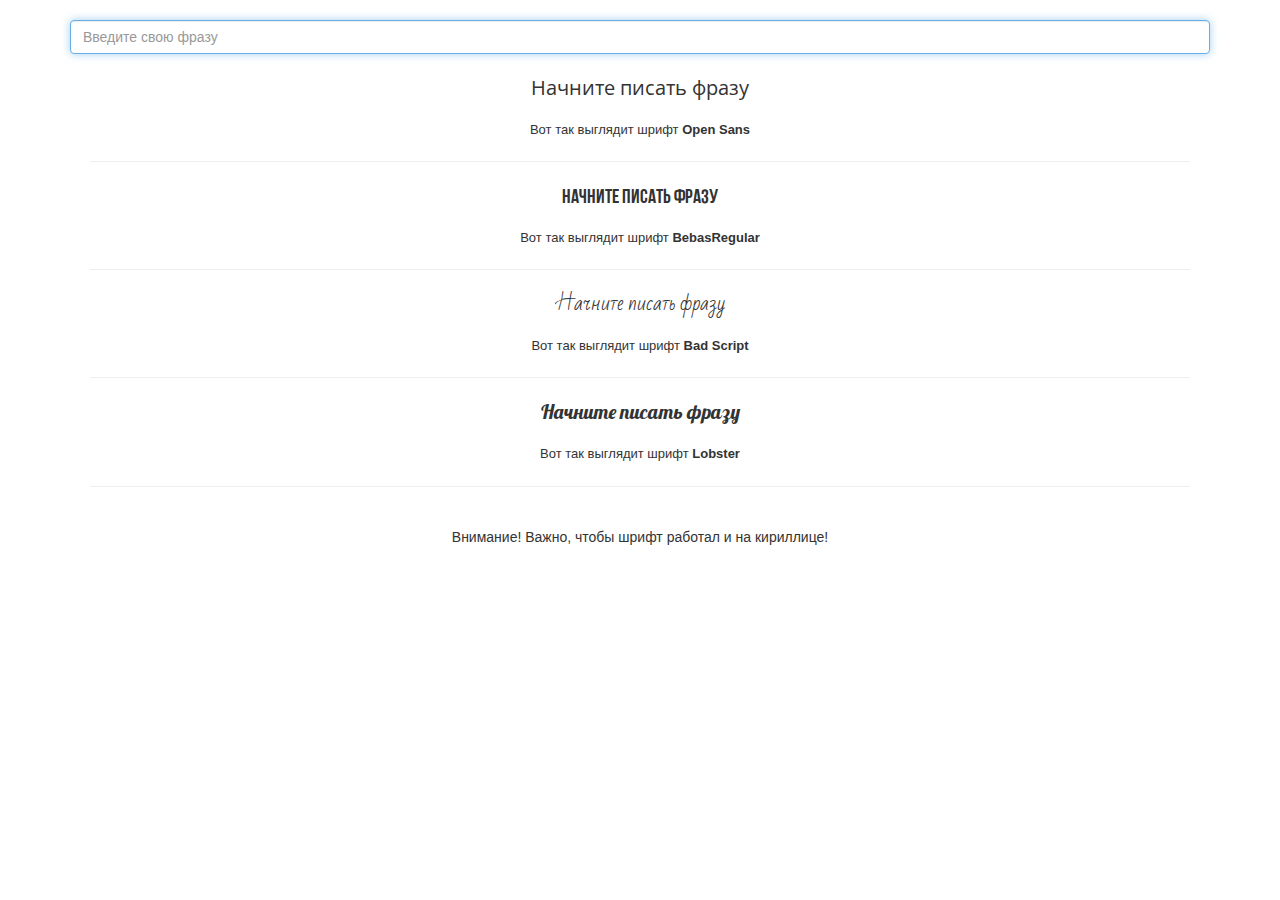
<file: fonts-viewer/index.html>
<!DOCTYPE html>
<html lang="ru">
  <head>
    <meta charset="utf-8" />
    <meta http-equiv="X-UA-Compatible" content="IE=edge" />
    <meta name="viewport" content="width=device-width, initial-scale=1" />
    <meta property="og:title" content="" />
    <meta property="og:description" content="" />
    <meta property="og:url" content="" />
    <meta property="og:image" content="img/preview.jpg" />

    <meta name="title" content="" />
    <meta name="description" content="" />
    <link rel="image_src" href="img/preview.jpg" />

    <!-- The above 3 meta tags *must* come first in the head; any other head content must come *after* these tags -->
    <title>Подбор шрифтов</title>
    <link rel="shortcut icon" type="image/x-icon" href="favicon.ico" />
    <link
      rel="icon"
      href="img/favicon/favicon-16.png"
      sizes="16x16"
      type="image/png"
    />
    <link
      rel="icon"
      href="img/favicon/favicon-32.png"
      sizes="32x32"
      type="image/png"
    />
    <link
      rel="icon"
      href="img/favicon/favicon-48.png"
      sizes="48x48"
      type="image/png"
    />
    <link
      rel="icon"
      href="img/favicon/favicon-62.png"
      sizes="62x62"
      type="image/png"
    />
    <link
      rel="icon"
      href="img/favicon/favicon-192.png"
      sizes="192x192"
      type="image/png"
    />
    <!-- Add fonts -->
    <link rel="stylesheet" href="css/font.css" />
    <link rel="preconnect" href="https://fonts.googleapis.com" />
    <link rel="preconnect" href="https://fonts.gstatic.com" crossorigin />
    <link
      href="https://fonts.googleapis.com/css2?family=Bad+Script&family=Lobster&family=Open+Sans&display=swap"
      rel="stylesheet"
    />
    <!-- Bootstrap -->
    <link href="css/bootstrap.min.css" rel="stylesheet" />
    <link rel="stylesheet" href="css/style.css" />
    <!-- HTML5 shim and Respond.js for IE8 support of HTML5 elements and media queries -->
    <!-- WARNING: Respond.js doesn't work if you view the page via file:// -->
    <!--[if lt IE 9]>
      <script src="https://oss.maxcdn.com/html5shiv/3.7.3/html5shiv.min.js"></script>
      <script src="https://oss.maxcdn.com/respond/1.4.2/respond.min.js"></script>
    <![endif]-->
  </head>
  <body>
    <header>
      <div class="container">
        <div class="text-box">
          <input
            type="search"
            class="form-control"
            autofocus
            placeholder="Введите свою фразу"
          />
        </div>
        <div class="fonts">
          <p class="resault fonts-open-sans">Начните писать фразу</p>
          <small>Вот так выглядит шрифт <strong>Open Sans</strong></small>
          <hr />
          <p class="resault fonts-bebas">Начните писать фразу</p>
          <small>Вот так выглядит шрифт <strong>BebasRegular</strong></small>
          <hr />
          <p class="resault fonts-bad-script">Начните писать фразу</p>
          <small>Вот так выглядит шрифт <strong>Bad Script</strong></small>
          <hr />
          <p class="resault fonts-lobster">Начните писать фразу</p>
          <small>Вот так выглядит шрифт <strong>Lobster</strong></small>
          <hr />
        </div>
        <div class="text-center">
          Внимание! Важно, чтобы шрифт работал и на кириллице!
        </div>
      </div>
    </header>

    <!-- jQuery (necessary for Bootstrap's JavaScript plugins) -->
    <script src="https://ajax.googleapis.com/ajax/libs/jquery/1.12.4/jquery.min.js"></script>
    <!-- Include all compiled plugins (below), or include individual files as needed -->
    <script>
      $("input").keyup(function () {
        $("p.resault").text($("input").val());
      });
    </script>
  </body>
</html>
</file>
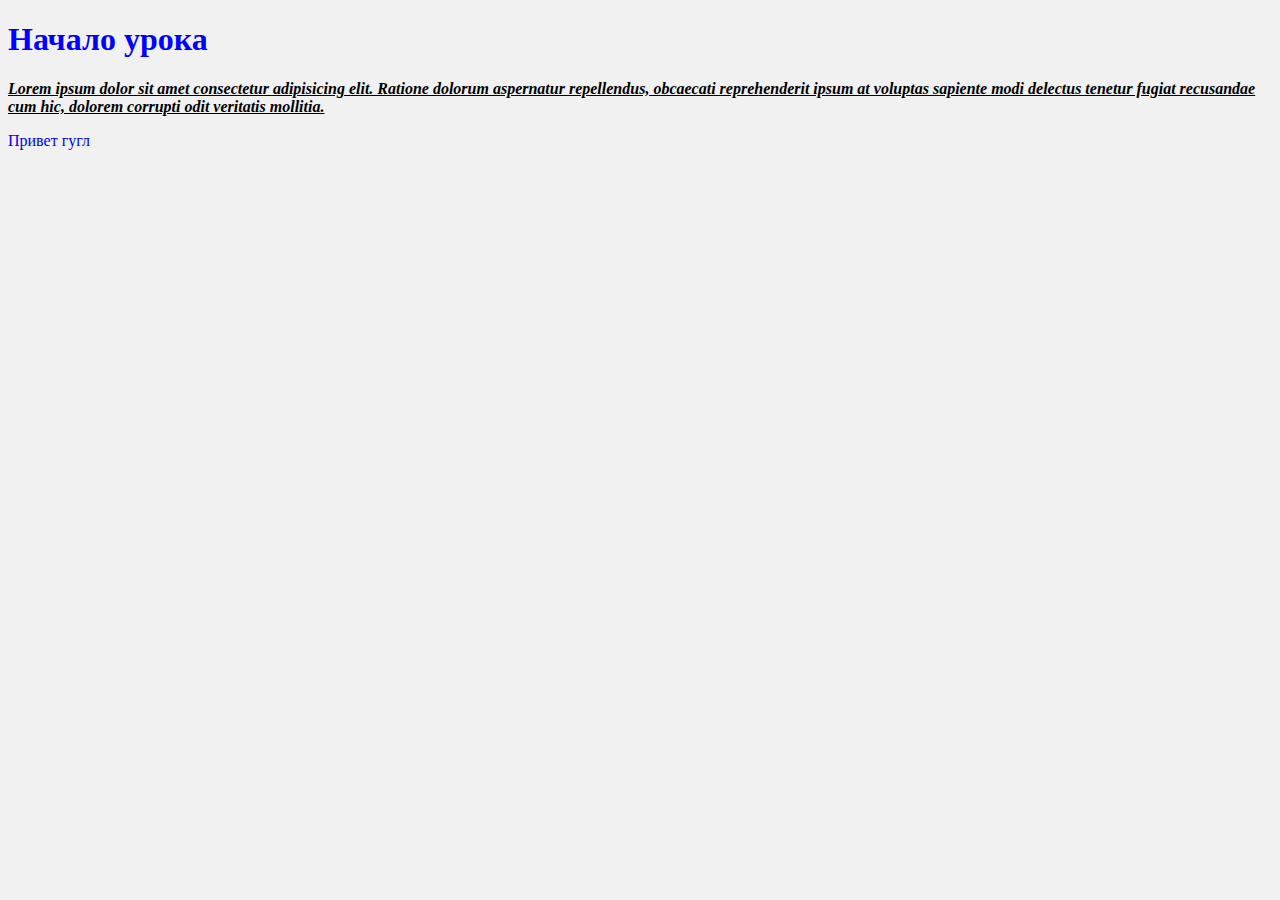
<file: lesson-1/index.html>
<!DOCTYPE html>
<html lang="ru">
  <head>
    <meta charset="UTF-8" />
    <meta http-equiv="X-UA-Compatible" content="IE=edge" />
    <meta name="viewport" content="width=device-width, initial-scale=1.0" />
    <link rel="stylesheet" href="css/style.css" />
    <title>Урок</title>
  </head>
  <body>
    <h1 class="title">Начало урока</h1>
    <p class="text">
      Lorem ipsum dolor sit amet consectetur adipisicing elit. Ratione dolorum
      aspernatur repellendus, obcaecati reprehenderit ipsum at voluptas sapiente
      modi delectus tenetur fugiat recusandae cum hic, dolorem corrupti odit
      veritatis mollitia.
    </p>
    <a href="#">Привет гугл</a>
  </body>
</html>
</file>
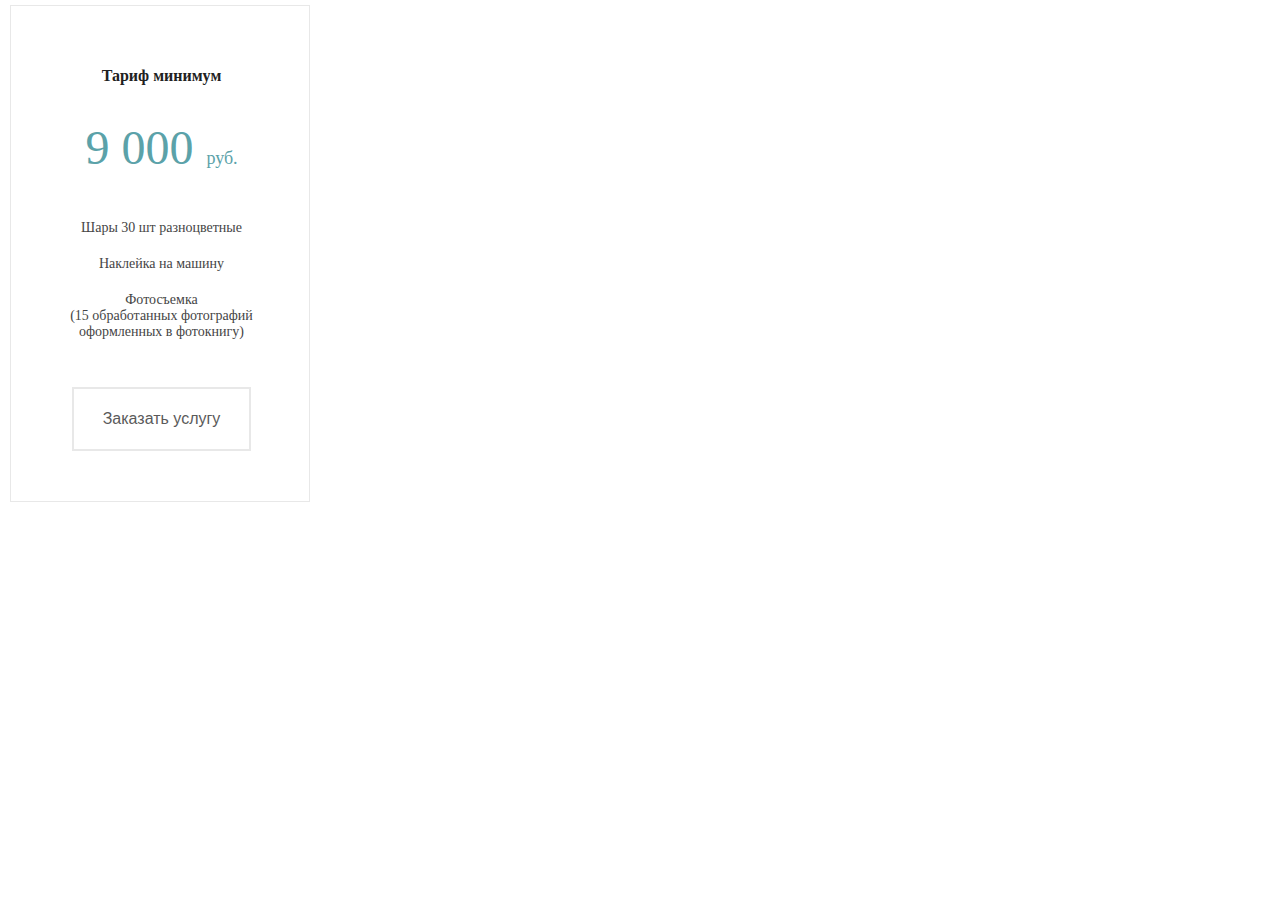
<file: lesson-2/index.html>
<!DOCTYPE html>
<html lang="ru">
  <head>
    <meta charset="UTF-8" />
    <meta http-equiv="X-UA-Compatible" content="IE=edge" />
    <meta name="viewport" content="width=device-width, initial-scale=1.0" />
    <link rel="stylesheet" href="css/style.css" />
    <title>Lesson</title>
  </head>
  <body>
    <div class="card">
      <div class="wrap">
        <h3 class="card-title">Тариф минимум</h3>
        <div class="card-cost"><span>9 000</span>руб.</div>
        <ul class="card-info">
          <li>Шары 30 шт разноцветные</li>
          <li>Наклейка на машину</li>
          <li>
            Фотосъемка<br />(15 обработанных фотографий оформленных в фотокнигу)
          </li>
        </ul>
        <button class="button">Заказать услугу</button>
      </div>
    </div>
  </body>
</html>
</file>
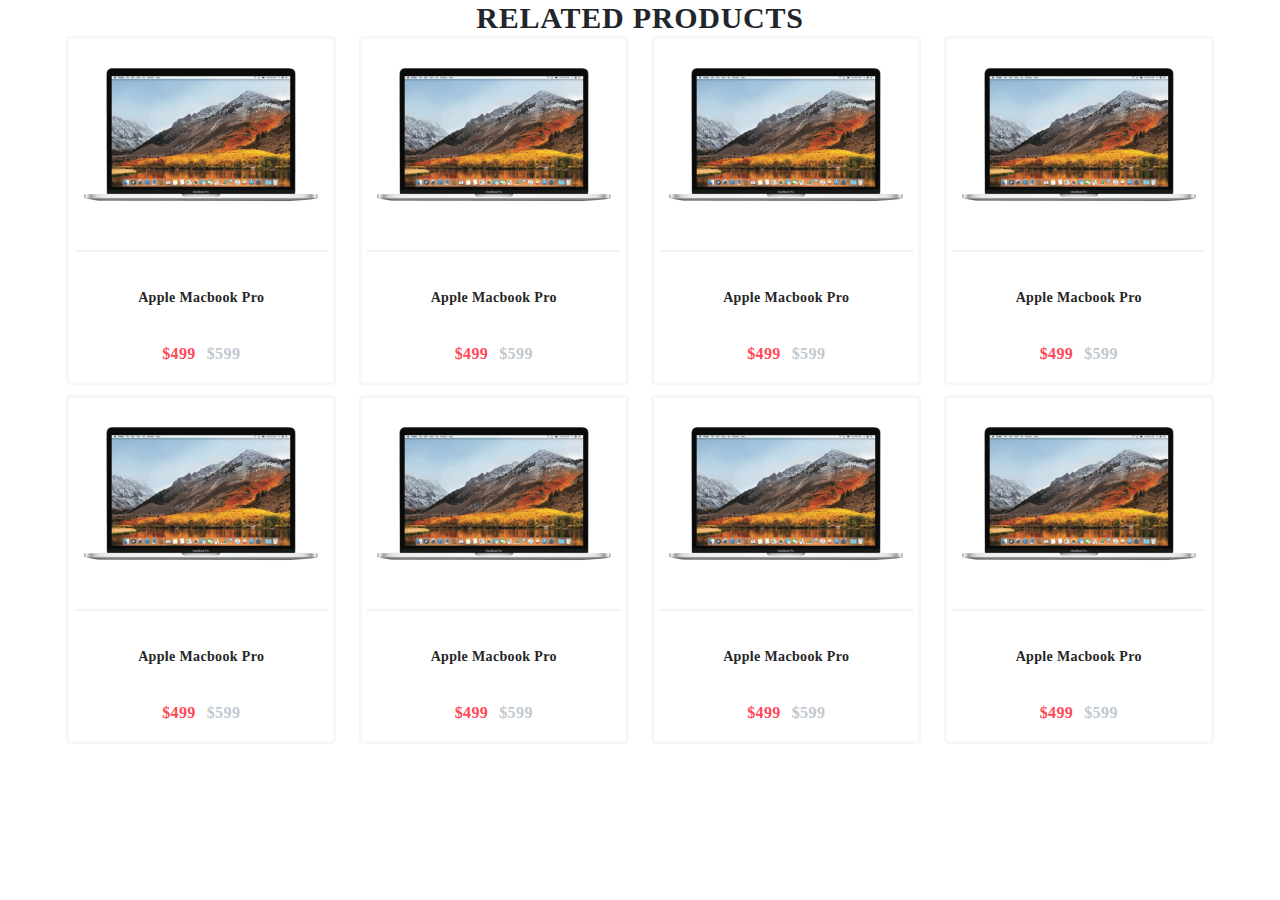
<file: lesson-3/index.html>
<!DOCTYPE html>
<html lang="ru">
  <head>
    <meta charset="UTF-8" />
    <meta http-equiv="X-UA-Compatible" content="IE=edge" />
    <meta name="viewport" content="width=device-width, initial-scale=1.0" />
    <link rel="stylesheet" href="css/style.css" />
    <title>Products</title>
  </head>
  <body>
    <div class="products">
      <h1 class="products-title">RELATED PRODUCTS</h1>
      <div class="wrap">
        <div class="card">
          <img src="./img/mac.png" alt="mac" />
          <hr />
          <h3 class="card-title">Apple Macbook Pro</h3>
          <div class="card-cost">
            <span class="card-current">$499</span
            ><span class="card-old">$599</span>
          </div>
        </div>
        <div class="card">
          <img src="./img/mac.png" alt="mac" />
          <hr />
          <h3 class="card-title">Apple Macbook Pro</h3>
          <div class="card-cost">
            <span class="card-current">$499</span
            ><span class="card-old">$599</span>
          </div>
        </div>
        <div class="card">
          <img src="./img/mac.png" alt="mac" />
          <hr />
          <h3 class="card-title">Apple Macbook Pro</h3>
          <div class="card-cost">
            <span class="card-current">$499</span
            ><span class="card-old">$599</span>
          </div>
        </div>
        <div class="card">
          <img src="./img/mac.png" alt="mac" />
          <hr />
          <h3 class="card-title">Apple Macbook Pro</h3>
          <div class="card-cost">
            <span class="card-current">$499</span
            ><span class="card-old">$599</span>
          </div>
        </div>
        <div class="card">
          <img src="./img/mac.png" alt="mac" />
          <hr />
          <h3 class="card-title">Apple Macbook Pro</h3>
          <div class="card-cost">
            <span class="card-current">$499</span
            ><span class="card-old">$599</span>
          </div>
        </div>
        <div class="card">
          <img src="./img/mac.png" alt="mac" />
          <hr />
          <h3 class="card-title">Apple Macbook Pro</h3>
          <div class="card-cost">
            <span class="card-current">$499</span
            ><span class="card-old">$599</span>
          </div>
        </div>
        <div class="card">
          <img src="./img/mac.png" alt="mac" />
          <hr />
          <h3 class="card-title">Apple Macbook Pro</h3>
          <div class="card-cost">
            <span class="card-current">$499</span
            ><span class="card-old">$599</span>
          </div>
        </div>
        <div class="card">
          <img src="./img/mac.png" alt="mac" />
          <hr />
          <h3 class="card-title">Apple Macbook Pro</h3>
          <div class="card-cost">
            <span class="card-current">$499</span
            ><span class="card-old">$599</span>
          </div>
        </div>
      </div>
    </div>
  </body>
</html>
</file>
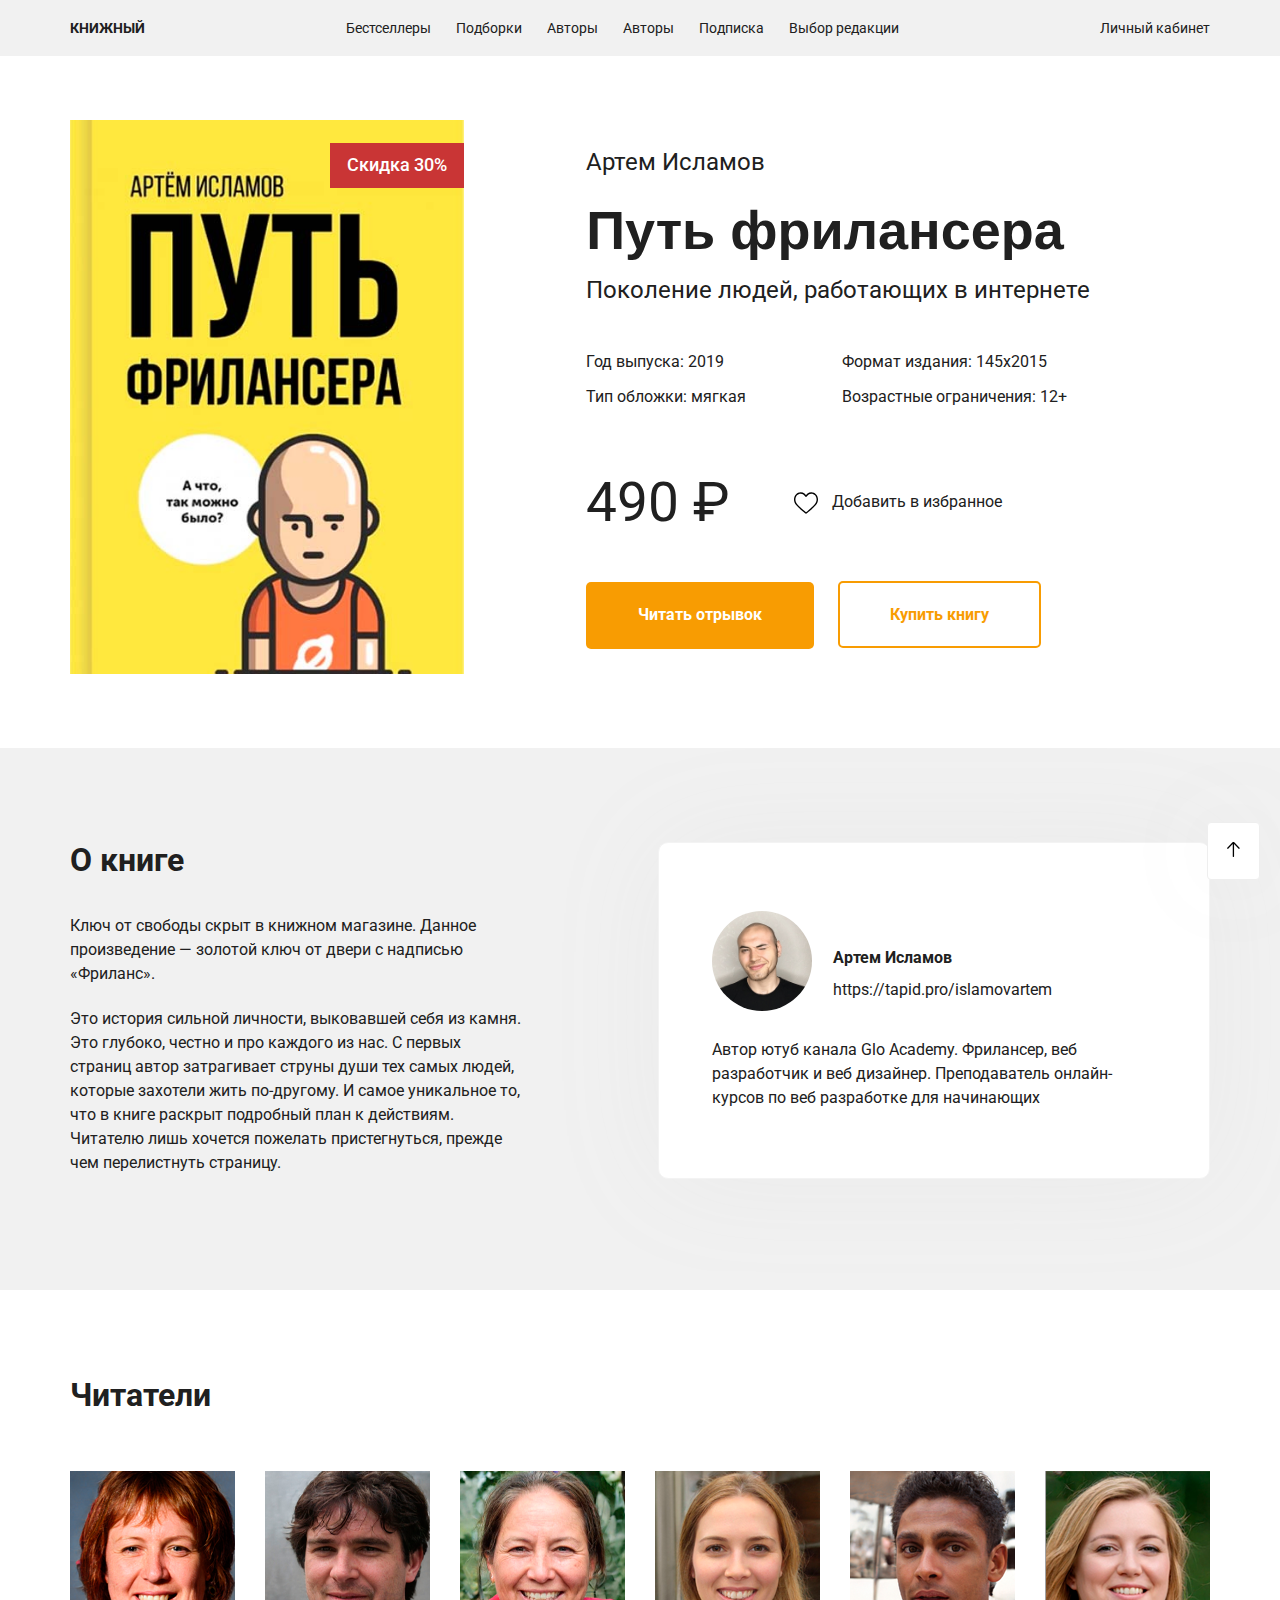
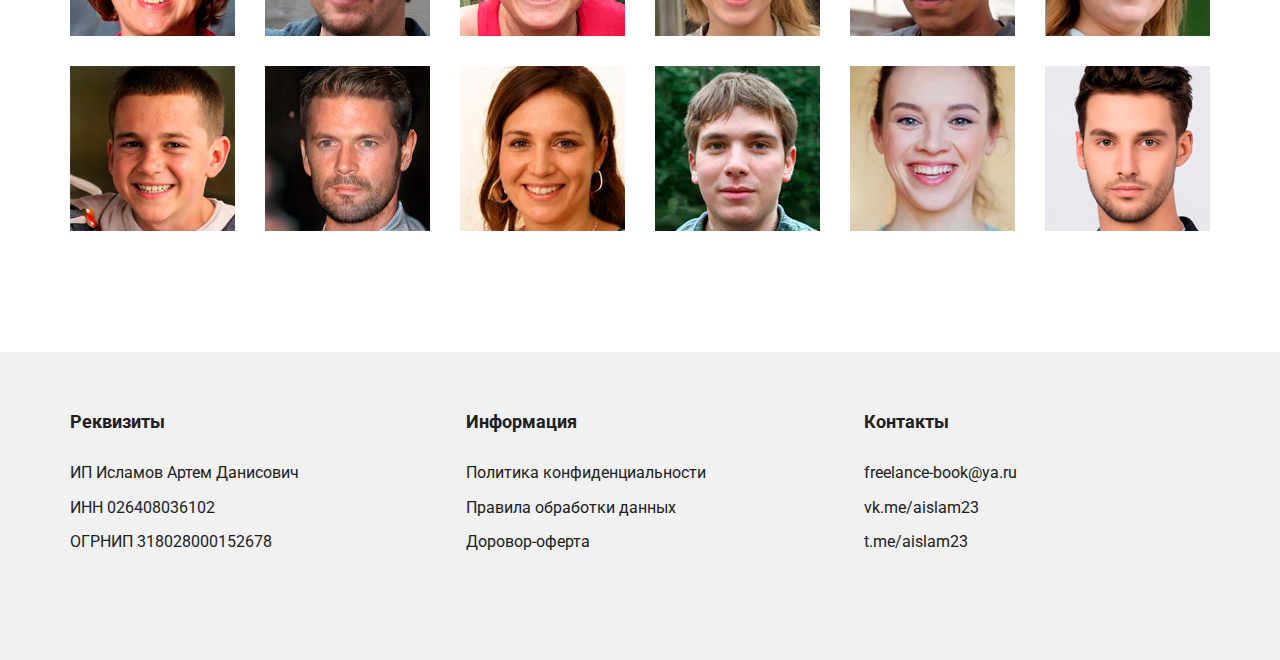
<file: lesson-4/index.html>
<!DOCTYPE html>
<html lang="ru">
  <head>
    <meta charset="UTF-8" />
    <meta http-equiv="X-UA-Compatible" content="IE=edge" />
    <meta name="viewport" content="width=device-width, initial-scale=1.0" />
    <link rel="shortcut icon" href="img/favicon.ico" type="image/x-icon" />
    <link rel="icon" href="img/favicon.ico" type="image/x-icon" />
    <link rel="preconnect" href="https://fonts.googleapis.com" />
    <link rel="preconnect" href="https://fonts.gstatic.com" crossorigin />
    <link
      href="https://fonts.googleapis.com/css2?family=Roboto:wght@300;400;700;900&display=swap"
      rel="stylesheet"
    />
    <link rel="stylesheet" href="css/font.css" />
    <link rel="stylesheet" href="css/normalize.css" />
    <link rel="stylesheet" href="css/style.css" />
    <title>Путь фрилансера - сайт книги</title>
  </head>
  <body>
    <header class="header">
      <div class="container">
        <div class="header-container">
          <span class="logo">Книжный</span>
          <nav class="nav">
            <a href="#" class="nav-link">Бестселлеры</a>
            <a href="#" class="nav-link">Подборки</a>
            <a href="#" class="nav-link">Авторы</a>
            <a href="#" class="nav-link">Авторы</a>
            <a href="#" class="nav-link">Подписка</a>
            <a href="#" class="nav-link">Выбор редакции</a>
          </nav>
          <a href="#" class="login">Личный кабинет</a>
        </div>
      </div>
    </header>
    <section class="hero">
      <div class="container">
        <div class="hero-container">
          <div class="image-block">
            <img class="hero-img" src="img/book.jpg" alt="Book" />
            <span class="sale-label">Скидка 30%</span>
          </div>
          <div class="hero-text">
            <span class="author">Артем Исламов</span>
            <h1 class="title">Путь фрилансера</h1>
            <span class="subtitle"
              >Поколение людей, работающих&nbsp;в интернете</span
            >
            <div class="hero-info">
              <span class="info-text date">Год выпуска: 2019</span>
              <span class="info-text format">Формат издания: 145х2015</span>
              <span class="info-text type">Тип обложки: мягкая</span>
              <span class="info-text limitation"
                >Возрастные ограничения: 12+</span
              >
            </div>
            <div class="price">
              <span class="pricetag">490&nbsp;₽</span>
              <a href="#" class="favorite">
                <img class="favorites-img" src="img/fav.svg" alt="favorite" />
                <span class="favorites-text"> Добавить в избранное </span></a
              >
            </div>
            <div class="buttons">
              <button class="button button-primary">Читать отрывок</button>
              <a href="#" class="button button-outline">Купить книгу</a>
            </div>
          </div>
        </div>
      </div>
    </section>
    <section class="about">
      <div class="container">
        <div class="about-container">
          <div class="about-book">
            <h2 class="about-title">О книге</h2>
            <p class="about-info">
              Ключ от свободы скрыт в книжном магазине. Данное произведение —
              золотой ключ от двери с надписью «Фриланс».
            </p>
            <p class="about-info">
              Это история сильной личности, выковавшей себя из камня. Это
              глубоко, честно и про каждого из нас. С первых страниц автор
              затрагивает струны души тех самых людей, которые захотели жить
              по-другому. И самое уникальное то, что в книге раскрыт подробный
              план к действиям. Читателю лишь хочется пожелать пристегнуться,
              прежде чем перелистнуть страницу.
            </p>
          </div>
          <div class="author-author">
            <img src="img/author.jpg" alt="avatar" class="author-avatar" />
            <div class="author-bio">
              <h3 class="author-name">Артем Исламов</h3>
              <a href="#" class="author-link">https://tapid.pro/islamovartem</a>
            </div>
            <div class="author-text">
              Автор ютуб канала Glo Academy. Фрилансер, веб разработчик и веб
              дизайнер. Преподаватель онлайн-курсов по веб разработке для
              начинающих
            </div>
          </div>
        </div>
      </div>
    </section>
    <section class="readership">
      <div class="container">
        <div class="readership-container">
          <h3 class="readership-title">Читатели</h3>
          <div class="readership-image">
            <img
              src="img/person/person-1.png"
              alt="preson"
              class="readership-person"
            /><img
              src="img/person/person-2.png"
              alt="preson"
              class="readership-person"
            /><img
              src="img/person/person-3.png"
              alt="preson"
              class="readership-person"
            /><img
              src="img/person/person-4.png"
              alt="preson"
              class="readership-person"
            /><img
              src="img/person/person-5.png"
              alt="preson"
              class="readership-person"
            /><img
              src="img/person/person-6.png"
              alt="preson"
              class="readership-person"
            /><img
              src="img/person/person-7.png"
              alt="preson"
              class="readership-person"
            /><img
              src="img/person/person-8.png"
              alt="preson"
              class="readership-person"
            /><img
              src="img/person/person-9.png"
              alt="preson"
              class="readership-person"
            /><img
              src="img/person/person-10.png"
              alt="preson"
              class="readership-person"
            /><img
              src="img/person/person-11.png"
              alt="preson"
              class="readership-person"
            /><img
              src="img/person/person-12.png"
              alt="preson"
              class="readership-person"
            />
          </div>
        </div>
      </div>
    </section>
    <footer class="footer">
      <div class="container">
        <div class="footer-container">
          <div class="footer-requisites">
            <h3 class="footer-title">Реквизиты</h3>
            <ul class="footer-list">
              <li class="footer-item">ИП Исламов Артем Данисович</li>
              <li class="footer-item">ИНН 026408036102</li>
              <li class="footer-item">ОГРНИП 318028000152678</li>
            </ul>
          </div>
          <div class="footer-information">
            <h3 class="footer-title">Информация</h3>
            <ul class="footer-list">
              <li class="footer-item">
                <a href="#" class="footer-link">Политика конфиденциальности</a>
              </li>
              <li class="footer-item">
                <a href="#" class="footer-link">Правила обработки данных</a>
              </li>
              <li class="footer-item">
                <a href="#" class="footer-link">Доровор-оферта</a>
              </li>
            </ul>
          </div>
          <div class="footer-contacts">
            <h3 class="footer-title">Контакты</h3>
            <ul class="footer-list">
              <li class="footer-item">
                <a href="mailto:freelance-book@ya.ru" class="footer-link"
                  >freelance-book@ya.ru</a
                >
              </li>
              <li class="footer-item">
                <a href="vk.me/aislam23" class="footer-link">vk.me/aislam23</a>
              </li>
              <li class="footer-item">
                <a href="t.me/aislam23" class="footer-link">t.me/aislam23</a>
              </li>
            </ul>
          </div>
        </div>
      </div>
    </footer>
    <a href="#" class="to-top">
      <img src="img/arrow.png" alt="top" />
    </a>
  </body>
</html>
</file>
<file: fonts-viewer/css/font.css>
@font-face {
  font-family: "Bebas";
  src: url("../fonts/Bebas.woff") format("woff");
  font-weight: normal;
  font-style: normal;
}

@font-face {
  font-family: "Bebas";
  src: url("../fonts/Bebas.woff2") format("woff2");
  font-weight: normal;
  font-style: normal;
}
</file>
<file: fonts-viewer/css/style.css>
.text-box {
  padding-top: 2rem;
}
.result {
  margin-bottom: 0;
  margin-top: 3rem;
}
.fonts {
  font-size: 2rem;
  text-align: center;
  padding: 2rem;
}
small {
  font-size: 1.3rem;
}

.fonts-open-sans {
  font-family: "Open Sans", sans-serif;
}
.fonts-bad-script {
  font-family: "Bad Script", cursive, sans-serif;
}
.fonts-lobster {
  font-family: "Lobster", cursive, sans-serif;
}
.fonts-bebas {
  font-family: "Bebas", sans-serif;
}
</file>
<file: lesson-1/css/style.css>
body {
  background-color: #f1f1f1;
}
a {
  text-decoration: none;
}
.title {
  color: blue;
}
.text {
  font-weight: bold;
  font-style: italic;
  text-decoration: underline;
}
</file>
<file: lesson-2/css/style.css>
* {
  box-sizing: border-box;
  padding: 0;
  margin: 0;
}

button {
  border: none;
  outline: none;
}
ul {
  list-style: none;
}

.card {
  width: 300px;
  margin-top: 5px;
  margin-left: 10px;
  background-color: #fff;
}
.wrap {
  text-align: center;
  border: 1px solid #e8e8e8;
  padding: 61px 46px 50px 49px;
}

.card-title {
  color: #212121;
  font-size: 16px;
  margin-bottom: 35px;
}

.card-cost {
  color: #5ba2a9;
  margin-bottom: 45px;
  font-size: 18px;
}
.card-cost span {
  font-size: 48px;
  margin-right: 13px;
}

.card-info {
  color: #454545;
  font-size: 14px;
  margin-bottom: 47px;
}
.card-info li {
  margin-bottom: 20px;
}
.card-info li:last-child {
  margin-bottom: 0;
}

.button {
  cursor: pointer;
  padding: 21px 29px;
  background-color: transparent;
  border: 2px solid #e8e8e8;
  color: #5a5a5a;
  font-size: 16px;
}
</file>
<file: lesson-3/css/style.css>
* {
  box-sizing: border-box;
  padding: 0;
  margin: 0;
}
hr {
  border: 0;
  clear: both;
  display: block;
  width: 96%;
  background-color: #f3f3f3;
  height: 2px;
}
.products {
  display: flex;
  justify-content: center;
  flex-direction: column;
  align-items: center;
}
.products-title {
  color: #22262a;
  font-size: 30px;
  font-weight: 600;
  letter-spacing: 0.75px;
  line-height: 36px;
  text-align: center;
  text-transform: uppercase;
}
.wrap {
  width: 1170px;
  height: 718px;
  display: flex;
  justify-content: space-around;
  flex-wrap: wrap;
}
.card {
  width: 270px;
  height: 349px;
  border-radius: 4px;
  border: 3px solid #f6f7f8;
  display: flex;
  flex-direction: column;
  justify-content: space-around;
  align-items: center;
  text-align: center;
}
.card-cost {
  width: 100px;
  display: flex;
  justify-content: space-evenly;
}
.card-title {
  color: #262626;
  font-size: 14px;
  letter-spacing: 0.35px;
  line-height: 16.8px;
  font-weight: 900;
}
.card-current {
  color: #ff4858;
  font-size: 16px;
  letter-spacing: 0.4px;
  line-height: 16.8px;
  font-weight: 900;
}
.card-old {
  color: #c1c8ce;
  font-size: 16px;
  letter-spacing: 0.4px;
  line-height: 16.8px;
  text-align: center;
  font-weight: 900;
}
</file>
<file: lesson-4/css/font.css>
@font-face {
  font-family: "MuseoCyrl-300";
  src: url("../fonts/MuseoCyrl-300.woff") format("woff"),
    url("../fonts/MuseoCyrl-300.woff2") format("woff2");
  font-weight: normal;
  font-style: normal;
}

@font-face {
  font-family: "MuseoCyrl-900";
  src: url("../fonts/MuseoCyrl-900.woff") format("woff"),
    url("../fonts/MuseoCyrl-900.woff2") format("woff2");
  font-weight: normal;
  font-style: normal;
}
</file>
<file: lesson-4/css/style.css>
* {
  box-sizing: border-box;
  padding: 0;
  margin: 0;
}
body {
  font-family: "Roboto", sans-serif;
  color: #202020;
}
button {
  border: none;
}
li {
  list-style-type: none;
}
a {
  text-decoration: none;
}
img {
  max-width: 100%;
}

.container {
  max-width: 1140px;
  margin: auto;
}
/* Верхняя часть */
.header {
  position: fixed;
  top: 0;
  left: 0;
  width: 100%;
  z-index: 9999;
  background-color: #f1f1f1;
  padding: 20px 0;
  font-size: 14px;
}

.header-container {
  display: flex;
  align-items: center;
  justify-content: space-between;
}
.logo {
  text-transform: uppercase;
  font-weight: bold;
}
.nav-link {
  color: inherit;
  margin-right: 11px;
  margin-left: 11px;
}

.login {
  color: inherit;
}

/* Главная секция */
.hero {
  margin-top: 60px;
  padding-top: 60px;
  padding: 60px 0 70px 0;
}

.hero-container {
  display: flex;
  align-items: center;
}

.image-block {
  position: relative;
  margin-right: 122px;
}
.sale-label {
  position: absolute;
  top: 23px;
  right: 0;
  font-size: 18px;
  font-weight: 500;
  color: #fff;
  background-color: #c93535;
  padding: 12px 17px;
}

.author {
  display: block;
  font-size: 24px;
  margin-bottom: 22px;
}
.title {
  font-size: 54px;
  font-weight: bold;
  font-family: "MuseoCyrl", sans-serif;
  margin-bottom: 15px;
  margin-top: 0;
}

.subtitle {
  display: block;
  margin-bottom: 48px;
  font-size: 24px;
  line-height: 1.21;
}
.favorite {
  display: flex;
  align-items: center;
}
.favorites-img {
  width: 24px;
  height: 24px;
  margin-right: 14px;
}
.hero-info {
  display: flex;
  flex-wrap: wrap;
  margin-bottom: 49px;
}

.info-text {
  font-size: 16px;
  margin-bottom: 16px;
  flex-basis: 41%;
}
.price {
  display: flex;
  align-items: center;
  margin-bottom: 48px;
}
.pricetag {
  font-size: 55px;
  margin-right: 64px;
}

.favorite {
  color: inherit;
  font-size: 16px;
}

.button {
  border: 2px solid transparent;
  border-radius: 5px;
  font-size: 16px;
  font-weight: bold;
  padding: 22px 50px;
  cursor: pointer;
}
.button:hover {
  background-color: black;
  color: white;
}
.button-primary {
  background-color: #f89c02;
  color: #fff;
  margin-right: 20px;
}

.button-outline {
  background-color: #fff;
  color: #f89c02;
  border: 2px solid #f89c02;
}
/* About */
.about {
  background-color: #f1f1f1;
  margin-bottom: 87px;
}
.about-container {
  display: flex;
  align-items: flex-start;
  justify-content: space-between;
  padding: 94px 0;
}

.about-book {
  max-width: 454px;
}
.author-author {
  display: flex;
  flex-wrap: wrap;
  align-items: center;
  max-width: 552px;
  padding: 68px 53px;
  border-radius: 10px;
  box-shadow: 0px 1px 120px 0 rgba(161, 161, 161, 0.08);
  border: solid 1px #f3f3f3;
  background-color: #fff;
}
.author-avatar {
  width: 100px;
  height: 100px;
  object-fit: cover;
  border-radius: 50%;
  margin-right: 21px;
  margin-bottom: 27px;
}

.author-text {
  flex-basis: 100%;
}
.author-name {
  font-size: 16px;
  font-weight: bold;
  margin-bottom: 14px;
}
.author-link {
  font-size: 16px;
  color: inherit;
}

.author-text {
  line-height: 1.5;
  font-size: 16px;
}
.about-title {
  font-size: 32px;
  font-weight: bold;
  margin-bottom: 35px;
}
.about-info {
  font-size: 16px;
  line-height: 1.5;
  margin-bottom: 21px;
}
/* Readership */
.readership {
  margin-bottom: 91px;
}
.readership-title {
  font-size: 32px;
  font-weight: bold;
  margin-bottom: 57px;
}
.readership-image {
  display: flex;
  flex-wrap: wrap;
  justify-content: space-between;
}

.readership-person {
  width: 165px;
  height: 165px;
  object-fit: cover;
  margin-bottom: 30px;
}
/* Footer */
.footer {
  background-color: #f1f1f1;
  padding-top: 60px;
  padding-bottom: 93px;
}
.footer-container {
  display: flex;
  flex-wrap: wrap;
}
.footer-title {
  font-size: 18px;
  font-weight: bold;
  margin-bottom: 32px;
  color: inherit;
}
.footer-list {
  font-size: 16px;
  color: inherit;
}
.footer-item {
  margin-bottom: 16px;
}
.footer-link {
  color: inherit;
}
.footer-requisites {
  margin-right: 167px;
}
.footer-information {
  margin-right: 158px;
}

.to-top {
  position: fixed;
  box-shadow: 0px 1px 120px 0 rgba(161, 161, 161, 0.08);
  border: solid 1px #eee;
  padding: 18px 19px;
  background-color: #fff;
  bottom: 20px;
  right: 20px;
  z-index: 9999;
  border-radius: 4px;
}
/* media */
@media (max-width: 1200px) {
  .container {
    max-width: 960px;
  }
  .image-block {
    max-width: 390px;
    min-width: 390px;
    margin-right: 30px;
  }
  .about-book {
    max-width: 367px;
  }
  .readership-person {
    width: 139px;
    height: 139px;
  }
}

@media (max-width: 992px) {
  .container {
    max-width: 760px;
  }

  .nav {
    display: none;
  }
  .image-block {
    max-width: 300px;
    min-width: 300px;
  }
  .author {
    font-size: 22px;
    margin-bottom: 13px;
  }
  .title {
    font-size: 46px;
    margin-bottom: 10px;
  }
  .subtitle {
    font-size: 24px;
    margin-bottom: 28px;
  }
  .hero-info {
    margin-bottom: 39px;
  }
  .limitation,
  .format {
    flex-grow: 1;
  }
  .price {
    margin-bottom: 39px;
  }
  .button {
    padding: 20px 40px;
  }
  .about-title {
    font-size: 24px;
    margin-bottom: 29px;
  }
  .about-container {
    flex-wrap: wrap;
  }
  .about-book {
    max-width: 100%;
    margin-bottom: 62px;
  }
  .readership-person:nth-child(n + 9) {
    display: none;
  }
  .footer-requisites,
  .footer-information {
    margin-right: 70px;
  }
}

@media (max-width: 768px) {
  .container {
    max-width: 560px;
  }
  .hero-container {
    flex-wrap: wrap;
  }
  .image-block {
    min-width: 100%;
    margin-bottom: 60px;
  }
  .hero-img {
    width: 100%;
  }
  .readership-person:nth-child(n + 7) {
    display: none;
  }
  .footer-requisites {
    margin-right: 40px;
    margin-bottom: 60px;
  }
  .footer-information {
    margin-right: 0;
  }
}

@media (max-width: 576px) {
  .container {
    width: 95%;
  }
  .author {
    font-size: 18px;
    margin-bottom: 16px;
  }
  .title {
    font-size: 36px;
    margin-bottom: 30px;
  }
  .info {
    flex-wrap: wrap;
    margin-bottom: 17px;
  }
  .info-text {
    flex-basis: 100%;
    margin-bottom: 19px;
  }
  .button {
    width: 100%;
    display: inline-block;
    text-align: center;
  }
  .button-primary {
    margin-right: 0;
    margin-bottom: 20px;
  }
  .author-text {
    font-size: 14px;
  }
  .author-avatar {
    width: 64px;
    height: 64px;
  }
  .about-book {
    margin-bottom: 70px;
  }
  .footer-requisites,
  .footer-information {
    flex-basis: 100%;
    margin-bottom: 36px;
    margin-right: 0;
  }
  .footer-title {
    font-size: 18px;
    margin-bottom: 32px;
  }
  .footer-link {
    font-size: 16px;
  }
  .favorite-text {
    display: none;
  }
}
@media (max-width: 480px) {
  .container {
    max-width: 90%;
  }
  .image-block {
    max-width: 263px;
    min-width: 263px;
    margin-right: 0;
    margin: auto;
    margin-bottom: 43px;
  }
  .favorites-text {
    display: none;
  }
  .pricetag {
    margin-right: 38px;
  }
  .about-container {
    padding: 61px 0;
  }
  .author-author {
    padding: 23px 33px;
  }
  .readership {
    margin-bottom: 69px;
  }
}
</file>
